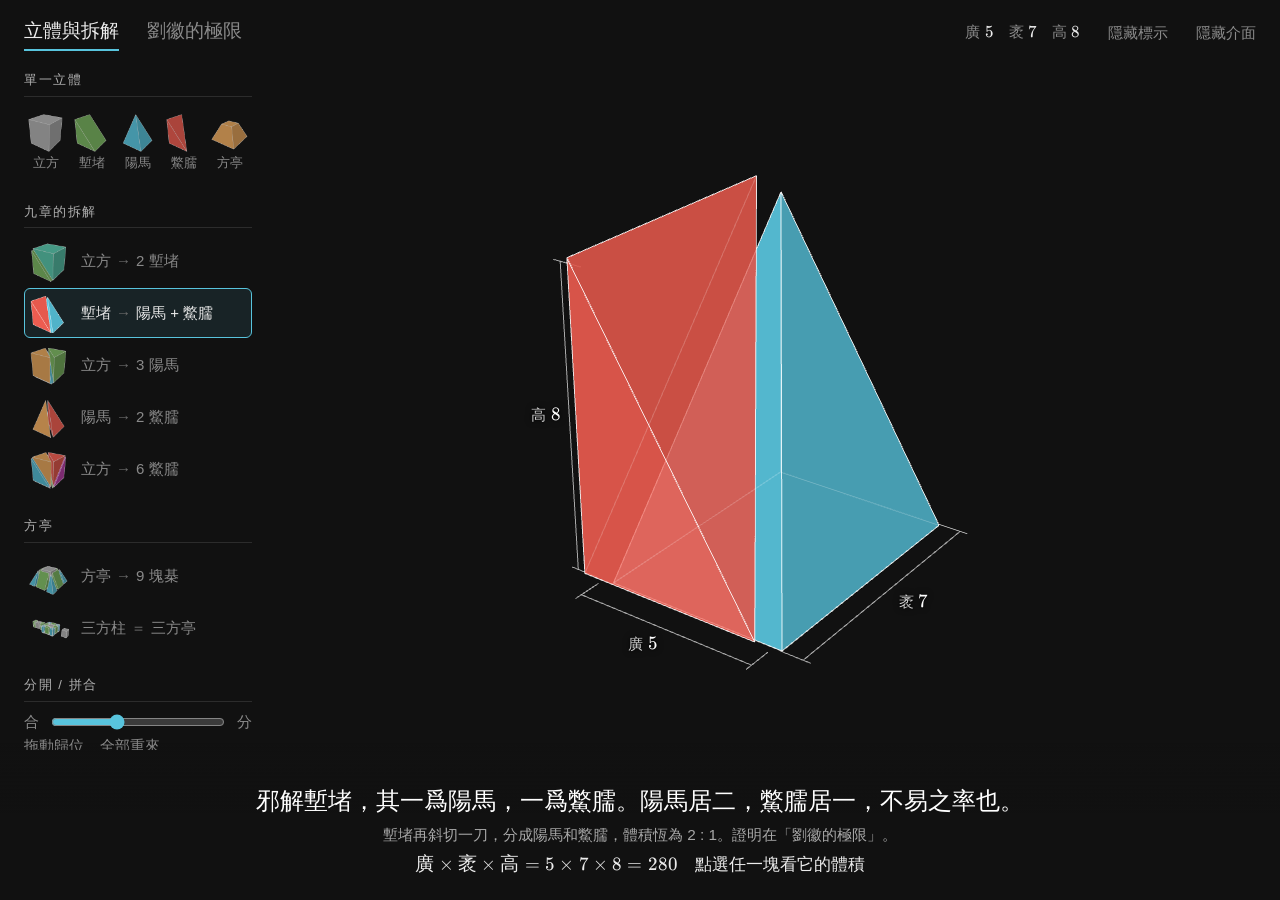
<file: index.html>
<!doctype html>
<html lang="zh-Hant">
<head>
<meta charset="utf-8">
<meta name="viewport" content="width=device-width, initial-scale=1">
<title>九章算術・商功：塹堵、陽馬、鱉臑</title>
<link rel="stylesheet" href="lib/katex/katex.min.css">
<link rel="stylesheet" href="css/style.css">
</head>
<body data-tab="explore">

<canvas id="stage"></canvas>
<div id="labels"></div>

<header id="top">
  <nav>
    <button class="tab" data-tab="explore">立體與拆解</button>
    <button class="tab" data-tab="limit">劉徽的極限</button>
  </nav>
  <div class="top-right">
    <button id="dims-toggle" class="link"><span id="top-a">廣</span> <b id="now-a"></b>　<span id="top-b">袤</span> <b id="now-b"></b>　高 <b id="now-h"></b></button>
    <button id="qr-toggle" class="link" title="顯示觀眾用手機掃的 QR code">觀眾 QR</button>
    <button id="marks-toggle" class="link" title="顯示或隱藏立體上的廣、袤、高">隱藏標示</button>
    <button id="ui-toggle" class="link" title="隱藏或顯示介面（H）">隱藏介面</button>
  </div>
</header>

<div id="qr-overlay" hidden>
  <div class="qr-box">
    <div id="qr-code" role="img" aria-label="觀眾頁的 QR code，點任意處關閉"></div>
  </div>
</div>

<div id="dims-pop" class="ui" hidden>
  <label><em id="lab-a">廣</em><input id="dim-a" type="number" min="0.5" max="500" step="0.5"><span>尺</span></label>
  <label><em id="lab-b">袤</em><input id="dim-b" type="number" min="0.5" max="500" step="0.5"><span>尺</span></label>
  <label><em>高</em><input id="dim-h" type="number" min="0.5" max="500" step="0.5"><span>尺</span></label>
  <div class="group-title">原題數據</div>
  <div class="chips">
    <button data-dims="2,2,2" data-shape="qd2">劉徽的棊　2・2・2</button>
    <button data-dims="5,7,8" data-shape="yangma">陽馬題　5・7・8</button>
    <button data-dims="5,4,7" data-shape="bienao">鱉臑題　5・4・7</button>
    <button data-dims="20,186,25" data-shape="qiandu">塹堵題　20・186・25</button>
    <button class="ft-only" data-dims="50,40,50" data-shape="fangting">方亭題　下方 50・上方 40・高 50</button>
    <button class="ft-only" data-dims="3,1,1" data-shape="ft9">劉徽的方亭棊　下方 3・上方 1・高 1</button>
  </div>
</div>

<aside id="ex-panel" class="ui">
  <div class="group-title">單一立體</div>
  <div class="tiles">
    <button class="tile" data-preset="box"><img alt=""><span>立方</span></button>
    <button class="tile" data-preset="qiandu"><img alt=""><span>塹堵</span></button>
    <button class="tile" data-preset="yangma"><img alt=""><span>陽馬</span></button>
    <button class="tile" data-preset="bienao"><img alt=""><span>鱉臑</span></button>
    <button class="tile" data-preset="fangting"><img alt=""><span>方亭</span></button>
  </div>

  <div class="group-title">九章的拆解</div>
  <div class="rows">
    <button class="rowtile" data-preset="box2"><img alt=""><span>立方<em>→</em>2 塹堵</span></button>
    <button class="rowtile" data-preset="qd2"><img alt=""><span>塹堵<em>→</em>陽馬 + 鱉臑</span></button>
    <button class="rowtile" data-preset="box3"><img alt=""><span>立方<em>→</em>3 陽馬</span></button>
    <button class="rowtile" data-preset="ym2"><img alt=""><span>陽馬<em>→</em>2 鱉臑</span></button>
    <button class="rowtile" data-preset="box6"><img alt=""><span>立方<em>→</em>6 鱉臑</span></button>
  </div>

  <div class="group-title">方亭</div>
  <div class="rows">
    <button class="rowtile" data-preset="ft9" title="中央立方一，四面塹堵四，四角陽馬四"><img alt=""><span>方亭<em>→</em>9 塊棊</span></button>
    <button class="rowtile" data-preset="ft27" title="上下方相乘、下方自乘、上方自乘三個方柱，合起來是三個方亭"><img alt=""><span>三方柱<em>＝</em>三方亭</span></button>
  </div>
  <div class="chips" id="ex-asm-row" hidden>
    <button id="ex-assemble" class="primary" title="把 27 塊棊搬過去拼成三個方亭，再按一次還原">▶ 拼成三個方亭</button>
  </div>

  <div class="group-title">分開 / 拼合</div>
  <label class="slider">合<input id="ex-explode" type="range" min="0" max="100" value="0">分</label>
  <div class="chips">
    <button id="ex-home" title="把拖走的各塊移回原位">拖動歸位</button>
    <button id="ex-restart" title="回到這個立體一開始的樣子，包含取消切割">全部重來</button>
  </div>

  <div class="group-title">自由切割</div>
  <div class="chips">
    <button id="ex-cut-toggle">顯示切割平面</button>
  </div>
  <div id="ex-cut-controls" hidden>
    <div class="chips">
      <button data-axis="x">垂直廣</button>
      <button data-axis="z">垂直袤</button>
      <button data-axis="y">垂直高</button>
    </div>
    <label class="slider">傾斜<input id="ex-cut-tilt" type="range" min="0" max="180" value="90"></label>
    <label class="slider">轉向<input id="ex-cut-azim" type="range" min="0" max="360" value="0"></label>
    <label class="slider">位置<input id="ex-cut-pos" type="range" min="-100" max="100" value="0"></label>
    <div class="chips">
      <button id="ex-cut-go" class="primary">切</button>
    </div>
    <div class="hint">先點選一塊就只切那一塊，否則全部一起切。</div>
  </div>

  <div class="group-title">體積（立方尺）</div>
  <div id="ex-list"></div>
  <div class="hint">拖空白處旋轉，滾輪縮放，右鍵平移。<br>拖任一塊可單獨移動。</div>
</aside>

<div id="lm-loop" class="ui">
  <div class="lp-row"><span id="lm-round"></span><span id="lm-cut"></span></div>
  <svg id="lm-loop-svg" viewBox="0 0 560 112" aria-label="一輪的過程：陽馬加鱉臑，從正中切開，會算的 2 比 1，剩下縮小一半的同一題，再回到開頭"></svg>
</div>

<aside id="lm-panel" class="ui">
  <svg id="lm-svg" viewBox="-1 -1 102 102" aria-label="四分圖：整個塹堵的體積分配"></svg>
  <div id="lm-bar"><div id="lm-bar-blue"></div><div id="lm-bar-red"></div></div>
  <div id="lm-rows"></div>
  <div class="legend">
    <div><i class="sw blue"></i>陽馬（原文黑棊）已定<span id="lm-vol-blue"></span></div>
    <div><i class="sw red"></i>鱉臑（赤棊）已定<span id="lm-vol-red"></span></div>
    <div><i class="sw rest"></i>未定<span id="lm-vol-rest"></span></div>
    <div class="hint">單位：立方尺。整個方格 ＝ 一個塹堵。</div>
  </div>
</aside>

<footer id="bottom" class="ui">
  <div id="caption">
    <div id="cap-quote"></div>
    <div id="cap-plain"></div>
    <div id="cap-math"></div>
  </div>
  <div id="lm-ctrl">
    <button id="lm-prev" title="上一步（←）">◀</button>
    <input id="lm-slider" type="range" min="0" max="12" value="0">
    <button id="lm-next" title="下一步（→）">▶</button>
    <button id="lm-play" title="自動播放（空白鍵）">播放</button>
    <span id="lm-title"></span>
  </div>
</footer>

<script src="lib/three.min.js"></script>
<script src="lib/katex/katex.min.js"></script>
<script src="lib/qrcode.js"></script>
<script src="js/geometry.js"></script>
<script src="js/viewer.js"></script>
<script src="js/explore.js"></script>
<script src="js/limit.js"></script>
<script src="js/main.js"></script>
</body>
</html>
</file>
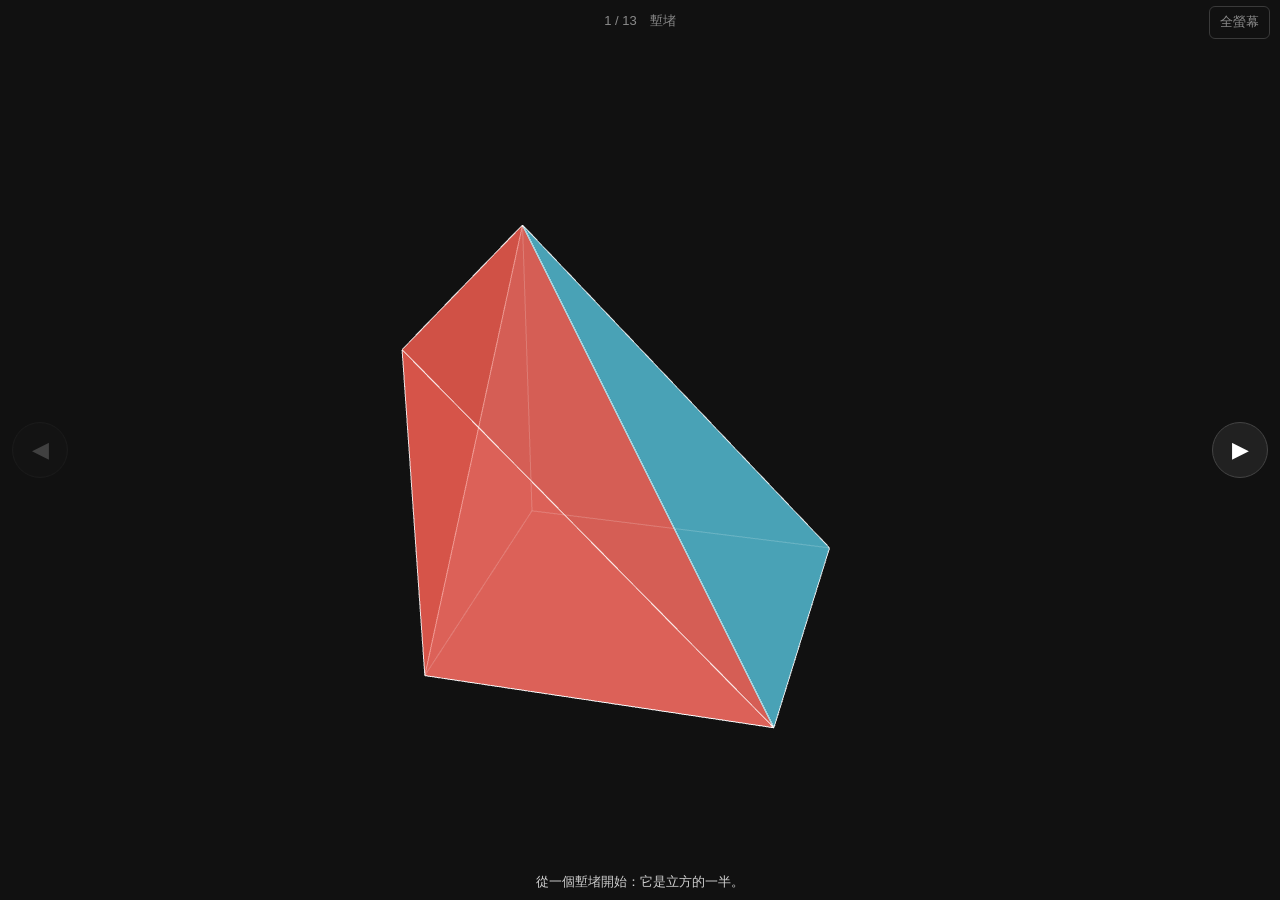
<file: audience.html>
<!doctype html>
<html lang="zh-Hant">
<head>
<meta charset="utf-8">
<meta name="viewport" content="width=device-width, initial-scale=1, maximum-scale=1, user-scalable=no, viewport-fit=cover">
<meta name="theme-color" content="#111111">
<title>劉徽的極限</title>
<link rel="stylesheet" href="lib/katex/katex.min.css">
<link rel="stylesheet" href="css/style.css">
<link rel="stylesheet" href="css/audience.css">
</head>
<body class="audience" data-tab="limit">

<canvas id="stage"></canvas>
<div id="labels"></div>

<div id="au-top"><span id="lm-title"></span></div>
<button id="au-full" class="au-corner" hidden>全螢幕</button>

<button id="lm-prev" class="au-step au-prev" aria-label="上一步">◀</button>
<button id="lm-next" class="au-step au-next" aria-label="下一步">▶</button>

<div id="au-bottom">
  <div id="caption">
    <div id="cap-quote"></div>
    <div id="cap-plain"></div>
    <div id="cap-math"></div>
  </div>
</div>

<div id="au-rotate" hidden>
  <div class="au-rotate-box">
    <div class="au-phone" aria-hidden="true"></div>
    <div class="au-rotate-title">請把手機轉成橫向</div>
    <div class="au-rotate-sub">劉徽的極限：陽馬為什麼是鱉臑的 2 倍</div>
    <button id="au-full2" class="au-btn" hidden>全螢幕並轉橫向</button>
    <button id="au-skip" class="au-link">直接看</button>
  </div>
</div>

<script src="lib/three.min.js"></script>
<script src="lib/katex/katex.min.js"></script>
<script src="js/geometry.js"></script>
<script src="js/viewer.js"></script>
<script src="js/limit.js"></script>
<script src="js/audience.js"></script>
</body>
</html>
</file>
<file: css/style.css>
/* 3Blue1Brown 式：深底、少量文字、沒有邊框與卡片 */
:root {
  color-scheme: dark;
  --bg: #111111;
  --text: #ececec;
  --muted: #8a8a8a;
  --faint: #3a3a3a;
  --blue: #58C4DD;
  --red: #FC6255;
  --yellow: #FFFF00;
  --sans: "Microsoft JhengHei UI", "Microsoft JhengHei", "PingFang TC", "Noto Sans TC", sans-serif;
  --kai: "DFKai-SB", "BiauKai", "Kaiti TC", "KaiTi", "Noto Serif TC", serif;
}

* { box-sizing: border-box; }
[hidden] { display: none !important; }
html, body { margin: 0; height: 100%; overflow: hidden; }
body {
  background: var(--bg);
  color: var(--text);
  font-family: var(--sans);
  font-size: 15px;
  line-height: 1.6;
}

#stage { position: fixed; inset: 0; width: 100%; height: 100%; display: block; touch-action: none; }
#labels { position: fixed; inset: 0; pointer-events: none; overflow: hidden; }
.label3d {
  position: absolute; left: 0; top: 0;
  white-space: nowrap;
  font-size: 16px;
  color: #fff;
  text-shadow: 0 0 6px #000, 0 0 2px #000;
  opacity: 0;
}
.label3d.big { font-size: 24px; color: var(--yellow); }
.label3d.head { font-size: 20px; color: #fff; letter-spacing: .05em; }
.label3d.dim { font-size: 15px; color: #cfcfcf; }
.label3d.dim b { font-weight: 400; font-family: KaTeX_Main, "Times New Roman", serif; font-size: 19px; color: #fff; }

button, input { font: inherit; color: inherit; }
button {
  background: none; border: 0; padding: 0;
  color: var(--muted);
  cursor: pointer;
  transition: color .2s;
}
button:hover { color: var(--text); }
button:disabled { color: var(--faint); cursor: default; }
button:focus-visible, input:focus-visible { outline: 1px solid var(--blue); outline-offset: 3px; }
input[type=range] { accent-color: var(--blue); width: 100%; height: 18px; }

/* ---------- 頂列 ---------- */
#top {
  position: fixed; top: 0; left: 0; right: 0;
  display: flex; justify-content: space-between; align-items: baseline;
  padding: calc(16px + env(safe-area-inset-top, 0px)) 24px 16px;
  pointer-events: none;
}
#top nav, #top .top-right { display: flex; gap: 28px; pointer-events: auto; }
.tab { font-size: 19px; padding-bottom: 3px; border-bottom: 2px solid transparent; }
body[data-tab=explore] .tab[data-tab=explore],
body[data-tab=limit] .tab[data-tab=limit] { color: var(--text); border-bottom-color: var(--blue); }
.link b { color: var(--text); font-weight: 400; font-family: KaTeX_Main, "Times New Roman", serif; font-size: 17px; }

#dims-pop {
  position: fixed; top: 54px; right: 24px;
  width: 250px; padding: 14px 16px;
  background: rgba(17, 17, 17, .94);
  border: 1px solid var(--faint);
  z-index: 5;
}
#dims-pop label { display: flex; align-items: center; gap: 10px; margin-bottom: 6px; }
#dims-pop input {
  flex: 1; min-width: 0;
  background: none; border: 0; border-bottom: 1px solid var(--faint);
  padding: 2px 4px; text-align: right;
  font-family: KaTeX_Main, "Times New Roman", serif; font-size: 17px;
}
#dims-pop label span { color: var(--muted); }
#dims-pop label em { font-style: normal; min-width: 2em; }
#dims-pop .chips { flex-direction: column; align-items: flex-start; gap: 2px; }
#dims-pop .chips button { text-align: left; }
body[data-tab=limit] .ft-only { display: none; }

/* ---------- 觀眾 QR ---------- */
body[data-tab=explore] #qr-toggle { display: none; }
#qr-overlay {
  position: fixed; inset: 0; z-index: 20;
  display: flex; align-items: center; justify-content: center;
  background: var(--bg);
  cursor: pointer;
}
.qr-box { display: flex; flex-direction: column; align-items: center; gap: 12px; text-align: center; }
#qr-code svg { display: block; width: min(86vh, 86vw); height: auto; border-radius: 10px; }

/* ---------- 共用小元件 ---------- */
.group-title {
  margin: 22px 0 8px; padding-bottom: 5px;
  border-bottom: 1px solid #2c2c2c;
  font-size: 13px; letter-spacing: .12em; color: #b0b0b0;
}
.group-title:first-child { margin-top: 0; }

/* 縮圖選單：上排單一立體，下面一列一種拆解 */
.tiles { display: grid; grid-template-columns: repeat(5, 1fr); gap: 2px; }
.tile, .rowtile { border: 1px solid transparent; border-radius: 6px; transition: color .2s, border-color .2s, background .2s; }
.tile { display: flex; flex-direction: column; align-items: center; gap: 1px; padding: 4px 0 5px; font-size: 13px; }
.tile img { width: 100%; max-width: 50px; aspect-ratio: 1; }
.rows { display: flex; flex-direction: column; gap: 2px; }
.rowtile { display: flex; align-items: center; gap: 10px; width: 100%; padding: 2px 6px 2px 2px; text-align: left; }
.rowtile img { width: 44px; height: 44px; flex: none; }
.rowtile span { white-space: nowrap; }
.rowtile em { font-style: normal; margin: 0 5px; color: #6a6a6a; }
.tile img, .rowtile img { opacity: .72; transition: opacity .2s; }
.tile img:not([src]), .rowtile img:not([src]) { display: none; }
.tile:hover img, .rowtile:hover img, .tile.on img, .rowtile.on img { opacity: 1; }
.tile.on, .rowtile.on { color: var(--text); border-color: var(--blue); background: rgba(88, 196, 221, .1); }
.chips { display: flex; flex-wrap: wrap; gap: 4px 16px; }
.chips.col { flex-direction: column; align-items: flex-start; gap: 2px; }
.chips button.on { color: var(--blue); }
.chips button.primary { color: var(--yellow); font-size: 18px; }
.hint { margin-top: 10px; font-size: 12px; line-height: 1.5; color: #6a6a6a; }
label.slider { display: flex; align-items: center; gap: 10px; color: var(--muted); white-space: nowrap; }

/* ---------- 分頁一側欄 ---------- */
#ex-panel {
  position: fixed; left: 24px; top: 70px; bottom: 150px;
  width: 236px;
  padding-right: 8px;
  overflow-x: hidden;
  overflow-y: auto;
  scrollbar-width: thin; scrollbar-color: var(--faint) transparent;
}
#ex-list { margin-top: 4px; }
.vol-row {
  display: flex; align-items: center; gap: 8px;
  width: 100%; padding: 1px 0; text-align: left;
}
.vol-row i { width: 10px; height: 10px; flex: none; }
.vol-row .num { margin-left: auto; color: var(--text); }
.vol-row.on { color: var(--yellow); }
.vol-row.on .num { color: var(--yellow); }
.vol-more { color: var(--muted); font-size: 12px; }

/* ---------- 分頁二：四分圖 ---------- */
#lm-panel {
  position: fixed; right: 24px; top: 70px;
  width: min(300px, 26vw, 36vh);
}
#lm-svg { display: block; width: 100%; height: auto; }
.dg-bg { fill: #1b1b1b; stroke: #555; stroke-width: .4; }
.dg-level { opacity: 0; transition: opacity 1s; stroke: #111; }
.dg-level.on { opacity: 1; }
.dg-blue { fill: var(--blue); }
.dg-red { fill: var(--red); }
.dg-text { font-size: 5.5px; fill: #111; stroke: none; text-anchor: middle; font-family: var(--sans); }
.dg-rest { fill: rgba(255, 255, 0, .07); stroke: var(--yellow); transition: all 1s; }
.dg-rest.off { opacity: 0; }
.dg-rest.hl { fill: rgba(255, 255, 0, .4); }
.dg-rest-text { fill: var(--yellow); transition: opacity .5s; }
.dg-rest-text.off { opacity: 0; }
[data-cell].hl polygon { stroke: var(--yellow); stroke-width: 1.2; }

#lm-bar { display: flex; height: 8px; margin-top: 14px; background: #333; }
#lm-bar div { height: 100%; transition: width 1s; }
#lm-bar-blue { background: var(--blue); }
#lm-bar-red { background: var(--red); }
#lm-rows { margin-top: 12px; }
#lm-rows .row { display: flex; justify-content: space-between; align-items: center; min-height: 34px; color: var(--muted); }
#lm-rows .row span:last-child { color: var(--text); font-size: 17px; }
.legend { margin-top: 12px; font-size: 13px; color: var(--muted); }
.legend > div { display: flex; align-items: center; gap: 8px; min-height: 26px; }
.legend span { margin-left: auto; color: var(--text); font-size: 15px; }
.sw { width: 10px; height: 10px; flex: none; }
.sw.blue { background: var(--blue); }
.sw.red { background: var(--red); }
.sw.rest { background: #333; outline: 1px solid var(--yellow); outline-offset: -1px; }

/* ---------- 分頁二：上方的循環圖 ---------- */
#lm-loop {
  position: fixed; top: 52px; left: 24px; right: calc(min(300px, 26vw, 36vh) + 48px);
  display: none; flex-direction: column; align-items: center; gap: 2px;
  pointer-events: none;
}
.lp-row { display: flex; align-items: baseline; gap: 18px; font-size: 15px; color: var(--text); white-space: nowrap; }
#lm-round { color: var(--yellow); font-size: 17px; }
#lm-cut .sep { color: #555; margin: 0 8px; }
#lm-loop svg { width: min(560px, 100%); height: auto; overflow: visible; }
.lp-node { opacity: .4; transition: opacity .4s; }
.lp-node.on { opacity: 1; }
.lp-box { fill: none; stroke: #3a3a3a; stroke-width: 1.2; transition: stroke .4s; }
.lp-node.on .lp-box { stroke: var(--yellow); }
.lp-blue { fill: var(--blue); }
.lp-red { fill: var(--red); }
.lp-cut { stroke: var(--yellow); stroke-width: 1.5; stroke-dasharray: 3 2; }
.lp-text { fill: #d8d8d8; font-size: 11.5px; text-anchor: middle; font-family: var(--sans); }
.lp-arrow { stroke: #777; stroke-width: 1.5; fill: none; }
.lp-head { fill: #777; }
.lp-back-text { fill: #9a9a9a; font-size: 11px; }
body[data-tab=limit] #lm-loop { display: flex; }

/* ---------- 字幕與步驟列 ---------- */
#bottom {
  position: fixed; left: 0; right: 0; bottom: 0;
  padding: 40px 24px calc(18px + env(safe-area-inset-bottom, 0px));
  text-align: center;
  background: linear-gradient(to top, var(--bg) 55%, rgba(17, 17, 17, 0));
  pointer-events: none;
}
#caption { max-width: 900px; margin: 0 auto; transition: opacity .25s; }
#caption.swap { opacity: 0; }
#cap-quote { font-family: var(--kai); font-size: clamp(19px, 1.9vw, 26px); line-height: 1.5; color: #fff; }
#cap-plain { margin-top: 4px; font-size: clamp(14px, 1.2vw, 17px); color: #a8a8a8; }
#cap-math { margin-top: 4px; min-height: 30px; font-size: clamp(15px, 1.3vw, 18px); color: var(--text); }
#cap-math .katex { font-size: 1.15em; }

#lm-ctrl {
  display: none;
  align-items: center; justify-content: center; gap: 16px;
  margin: 10px auto 0; max-width: 620px;
  pointer-events: auto;
}
#lm-ctrl button { font-size: 17px; }
#lm-ctrl button.on { color: var(--yellow); }
#lm-ctrl input { flex: 1; }
#lm-title { min-width: 120px; text-align: left; color: var(--muted); font-size: 13px; white-space: nowrap; }

/* ---------- 分頁與隱藏介面 ---------- */
body[data-tab=explore] #lm-panel { display: none; }
body[data-tab=limit] #ex-panel { display: none; }
body[data-tab=limit] #lm-ctrl { display: flex; }

body.clean #ex-panel, body.clean #lm-panel, body.clean #dims-pop,
body.clean #top nav, body.clean #dims-toggle, body.clean #marks-toggle, body.clean #lm-ctrl { display: none; }
body.clean #ui-toggle { opacity: .35; }

.tex-fallback { font-family: "Times New Roman", serif; }

@media (max-width: 760px) {
  #ex-panel { width: 216px; left: 12px; }
  #lm-panel { width: 150px; right: 12px; }
  #top { padding: 12px; }
  #top nav, #top .top-right { gap: 14px; }
}
</file>
<file: css/audience.css>
/* 觀眾頁：手機橫向。3D 佔滿畫面，兩側大按鈕，下方一行說明。沿用 style.css 的配色與元件。 */

/* 上方：步驟數與名稱 */
#au-top {
  position: fixed; left: 0; right: 0;
  top: calc(8px + env(safe-area-inset-top, 0px));
  text-align: center;
  pointer-events: none;
}
.audience #lm-title { min-width: 0; text-align: center; font-size: 13px; color: var(--muted); }

.au-corner {
  position: fixed; z-index: 3;
  top: calc(6px + env(safe-area-inset-top, 0px));
  right: calc(10px + env(safe-area-inset-right, 0px));
  padding: 5px 10px;
  font-size: 13px;
  border: 1px solid var(--faint); border-radius: 6px;
  touch-action: manipulation;
}

/* 左右兩側的上一步／下一步 */
.au-step {
  position: fixed; top: 50%; z-index: 3;
  width: 56px; height: 56px;
  transform: translateY(-50%);
  border-radius: 50%;
  border: 1px solid #444;
  background: rgba(255, 255, 255, .07);
  color: #fff; font-size: 22px;
  touch-action: manipulation;
  -webkit-tap-highlight-color: transparent;
}
.au-step:active { background: rgba(255, 255, 0, .22); }
.au-step:disabled { color: #fff; opacity: .2; }
.au-prev { left: calc(12px + env(safe-area-inset-left, 0px)); }
.au-next { right: calc(12px + env(safe-area-inset-right, 0px)); }

/* 下方：白話說明（原文與算式不顯示） */
#au-bottom {
  position: fixed; left: 84px; right: 84px;
  bottom: calc(8px + env(safe-area-inset-bottom, 0px));
  text-align: center;
  pointer-events: none;
}
.audience #cap-quote, .audience #cap-math { display: none; }
.audience #cap-plain { margin: 0; font-size: 13px; line-height: 1.45; color: #d0d0d0; }

/* 3D 裡的標籤在手機上縮小 */
.audience .label3d { font-size: 12px; }
.audience .label3d.big { font-size: 15px; }
.audience .label3d.head { font-size: 13px; }
.audience .label3d.dim { font-size: 12px; }

/* 直拿手機時的提示 */
#au-rotate {
  position: fixed; inset: 0; z-index: 10;
  display: flex; align-items: center; justify-content: center;
  background: rgba(17, 17, 17, .97);
  text-align: center;
}
.au-rotate-box { display: flex; flex-direction: column; align-items: center; gap: 14px; padding: 24px; }
.au-phone {
  width: 40px; height: 64px; margin-bottom: 8px;
  border: 2px solid var(--yellow); border-radius: 8px;
  animation: au-turn 2.4s ease-in-out infinite;
}
@keyframes au-turn {
  0%, 25% { transform: rotate(0deg); }
  55%, 100% { transform: rotate(-90deg); }
}
@media (prefers-reduced-motion: reduce) {
  .au-phone { animation: none; transform: rotate(-90deg); }
}
.au-rotate-title { font-size: 20px; color: #fff; }
.au-rotate-sub { font-size: 14px; color: var(--muted); }
.au-btn {
  margin-top: 6px; padding: 10px 22px;
  border-radius: 22px;
  background: var(--yellow); color: #111; font-size: 16px;
}
.au-btn:hover { color: #111; }
.au-link { padding: 8px; font-size: 14px; color: var(--muted); text-decoration: underline; }
</file>
